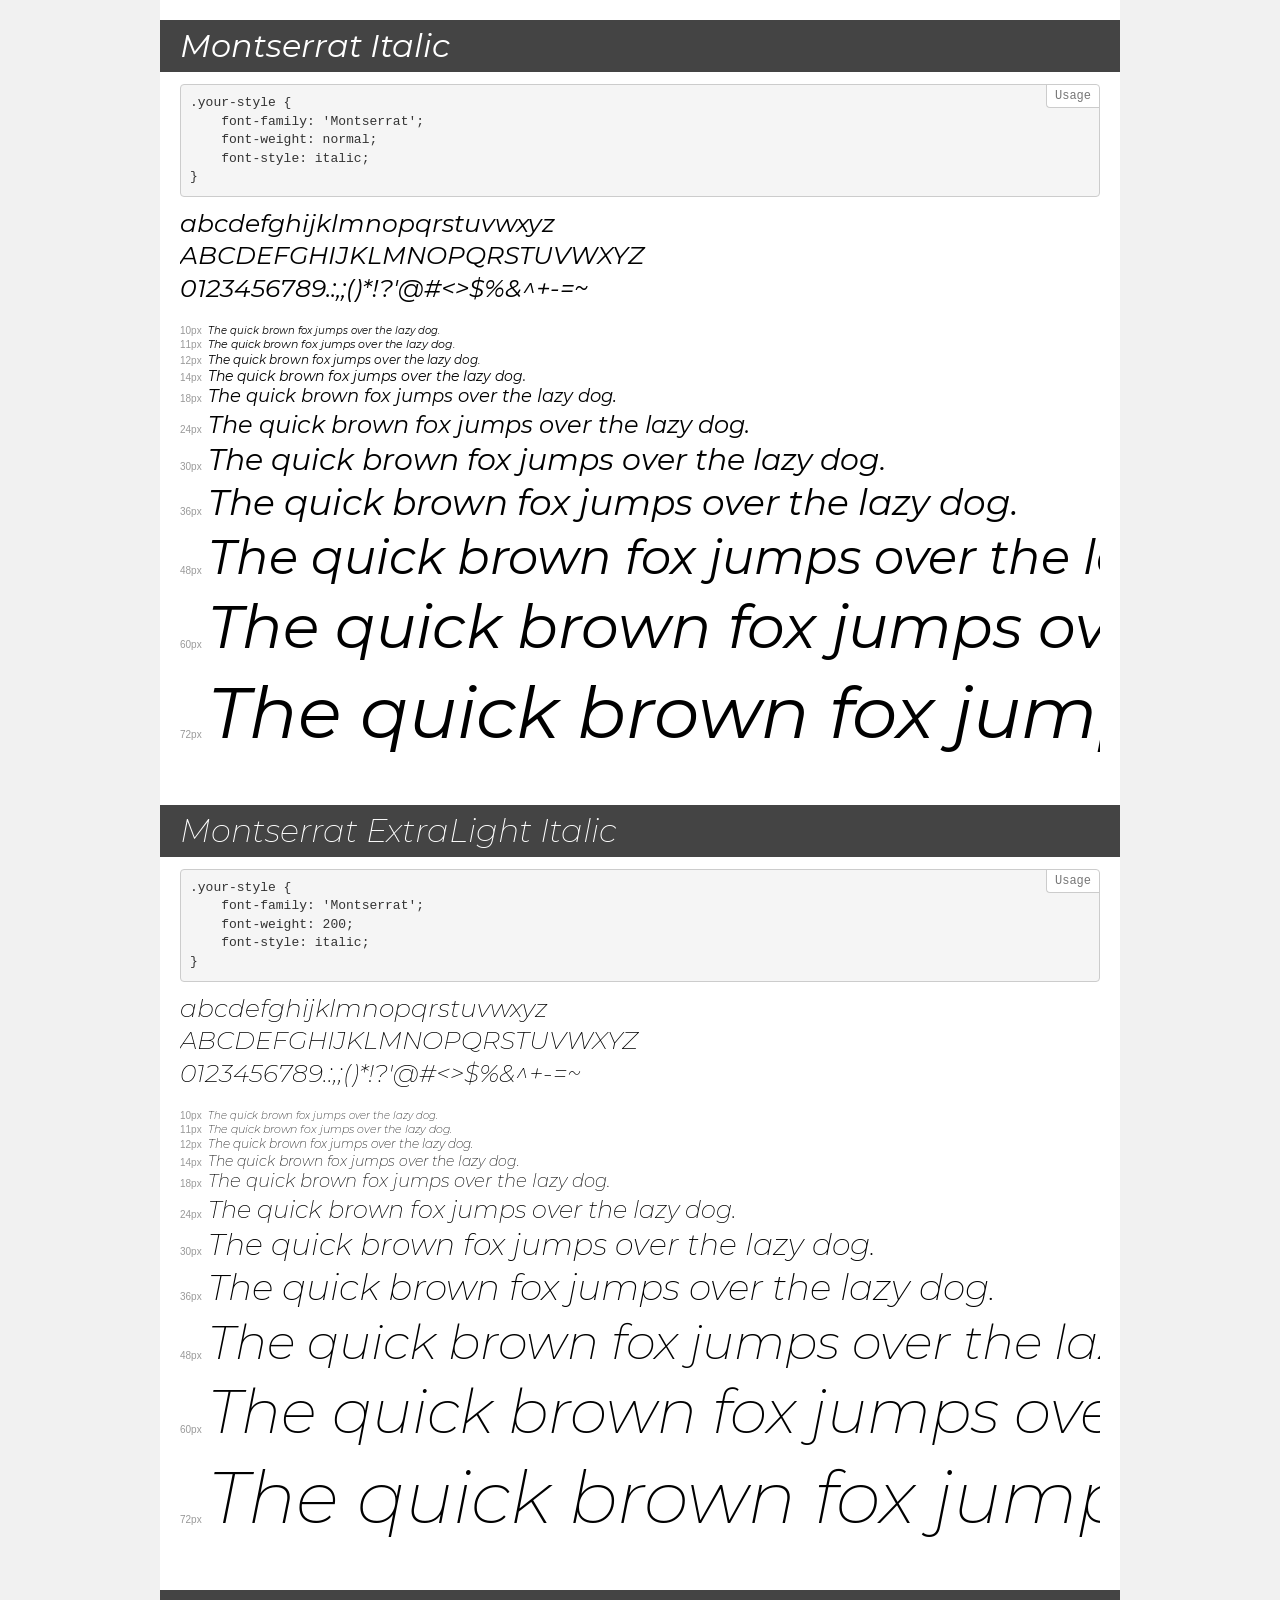
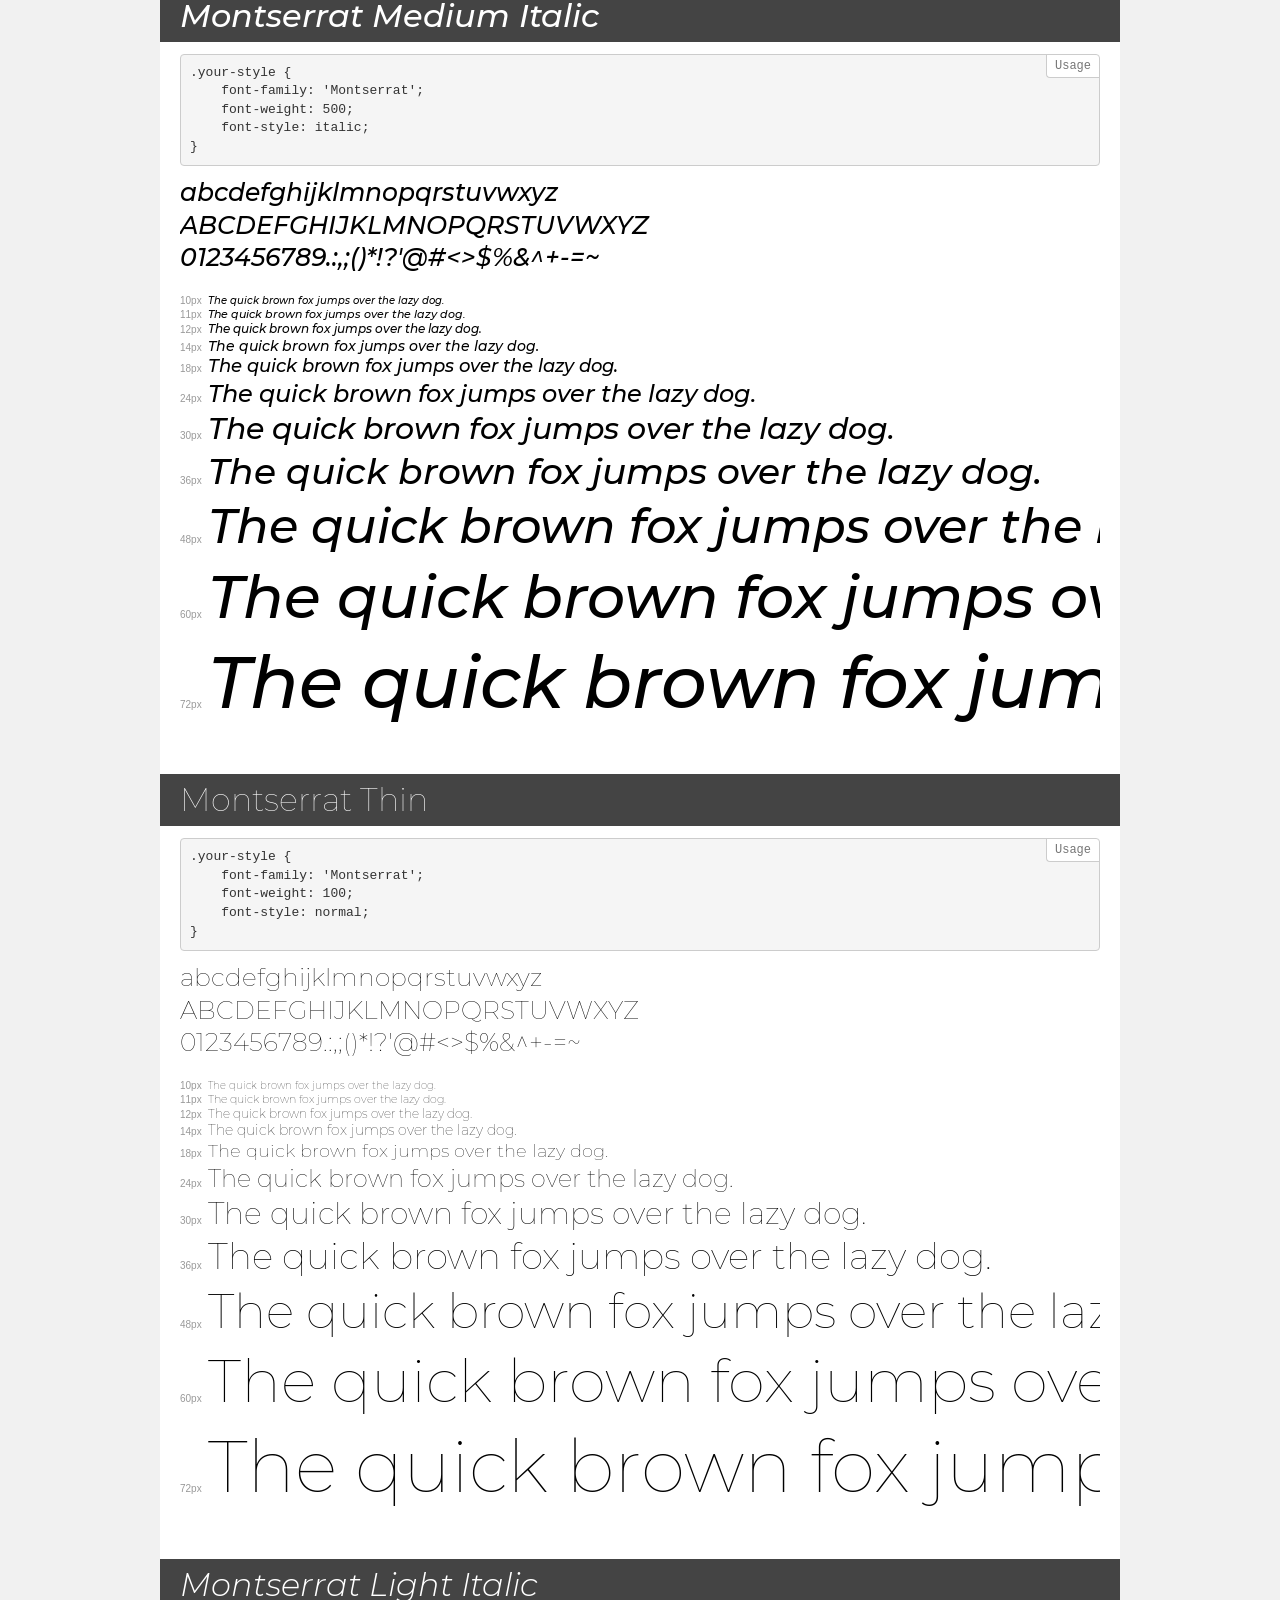
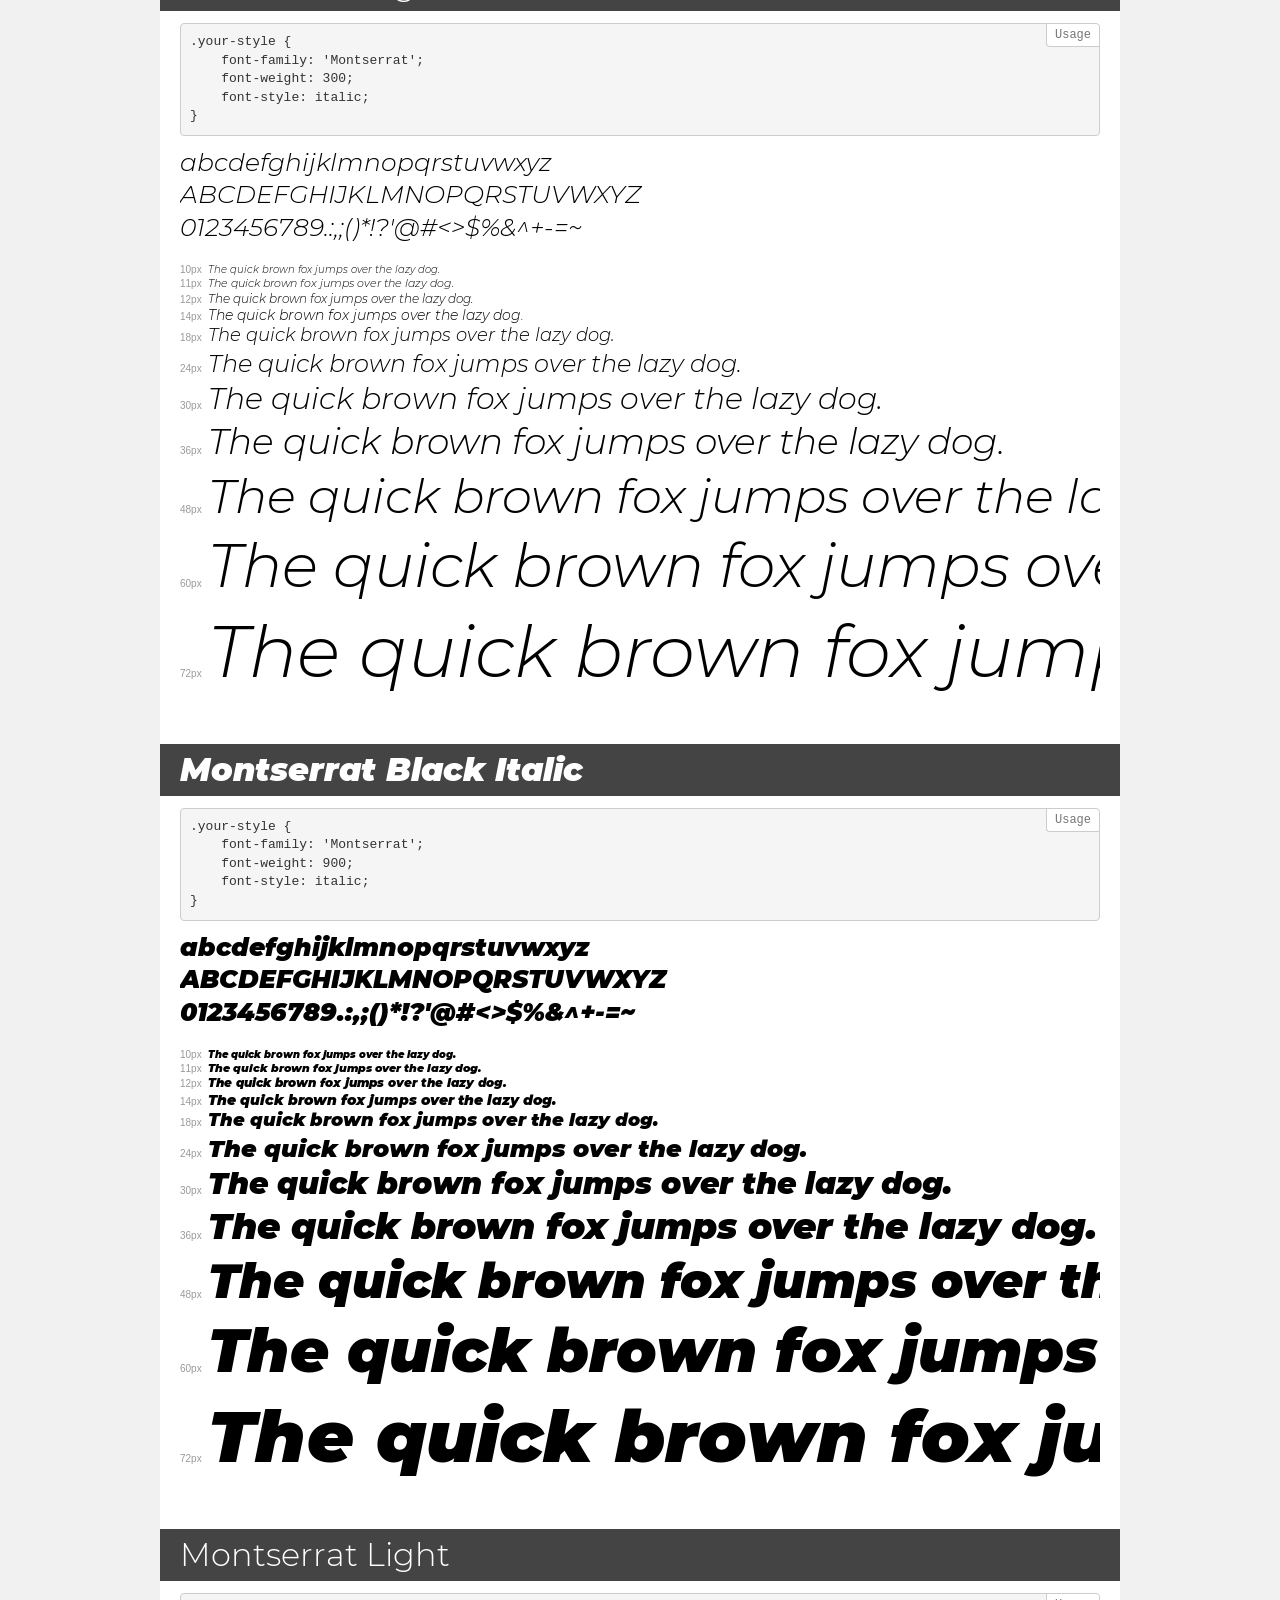
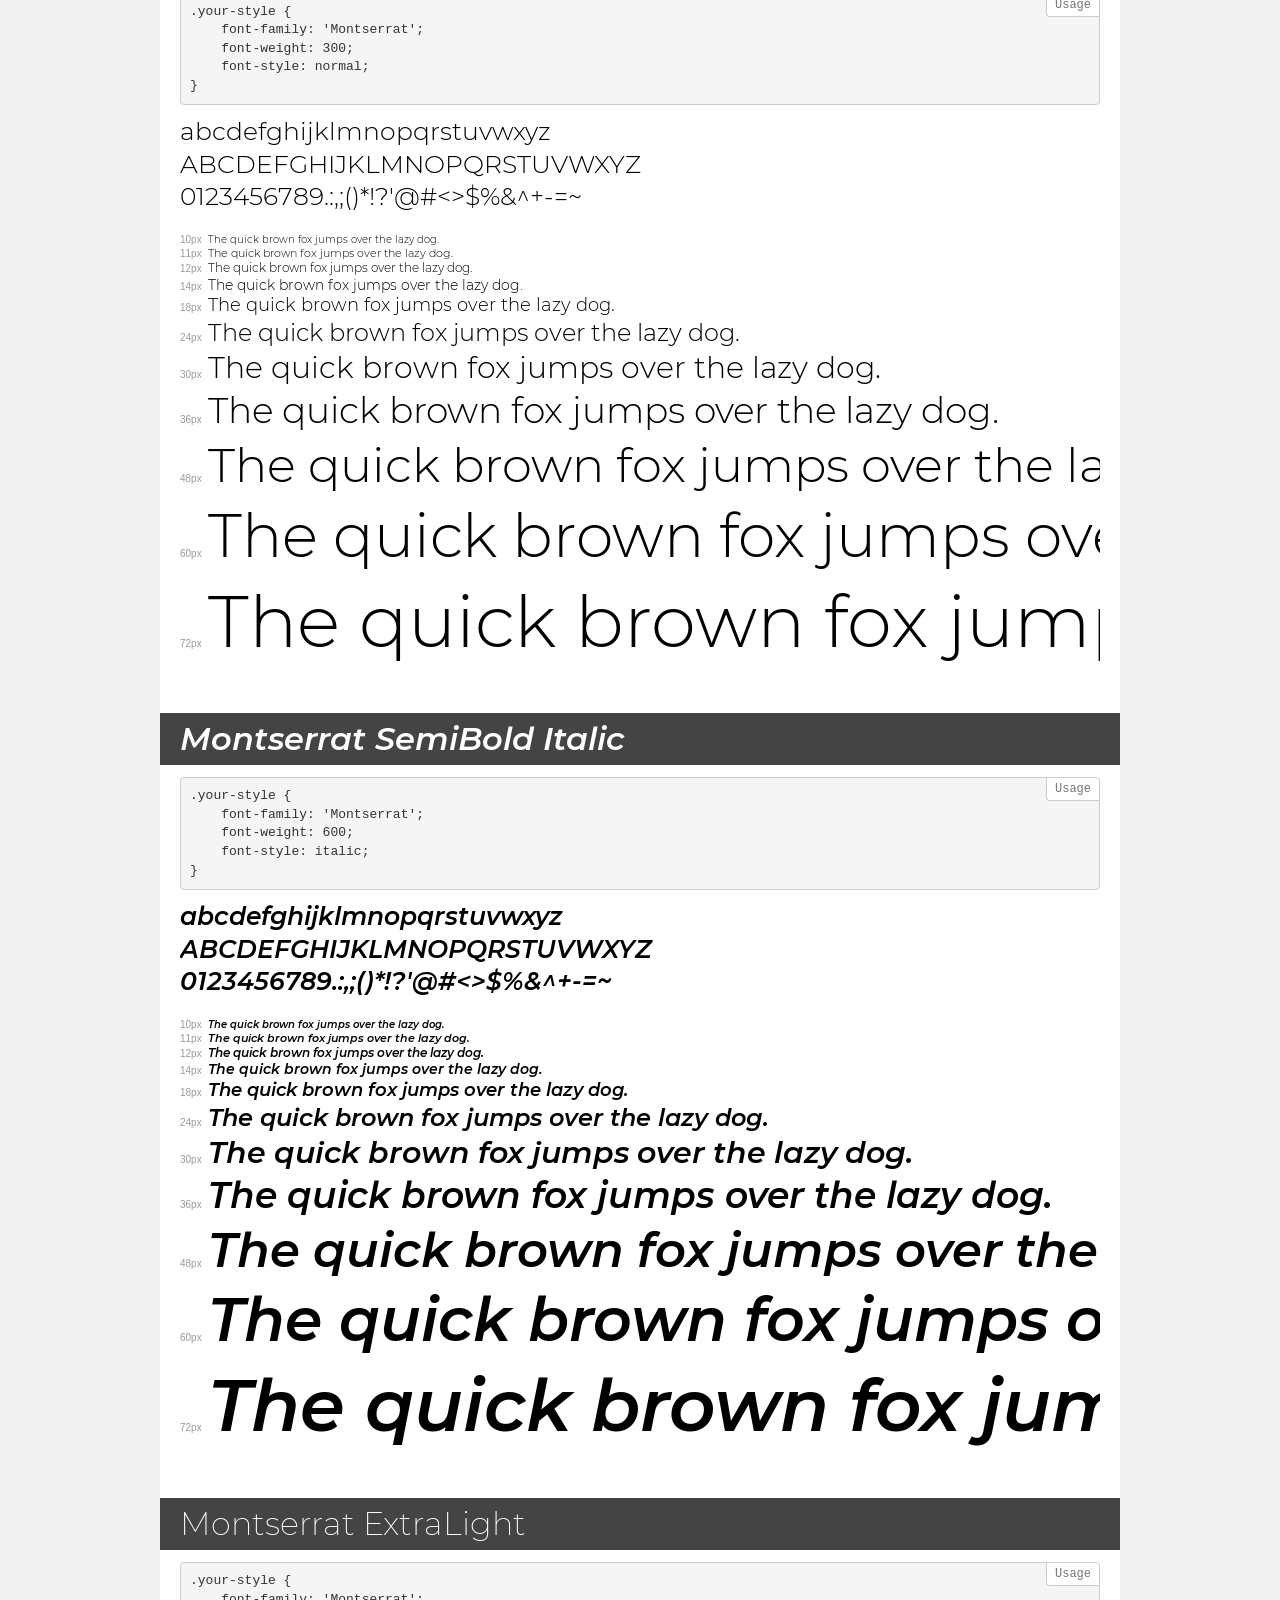
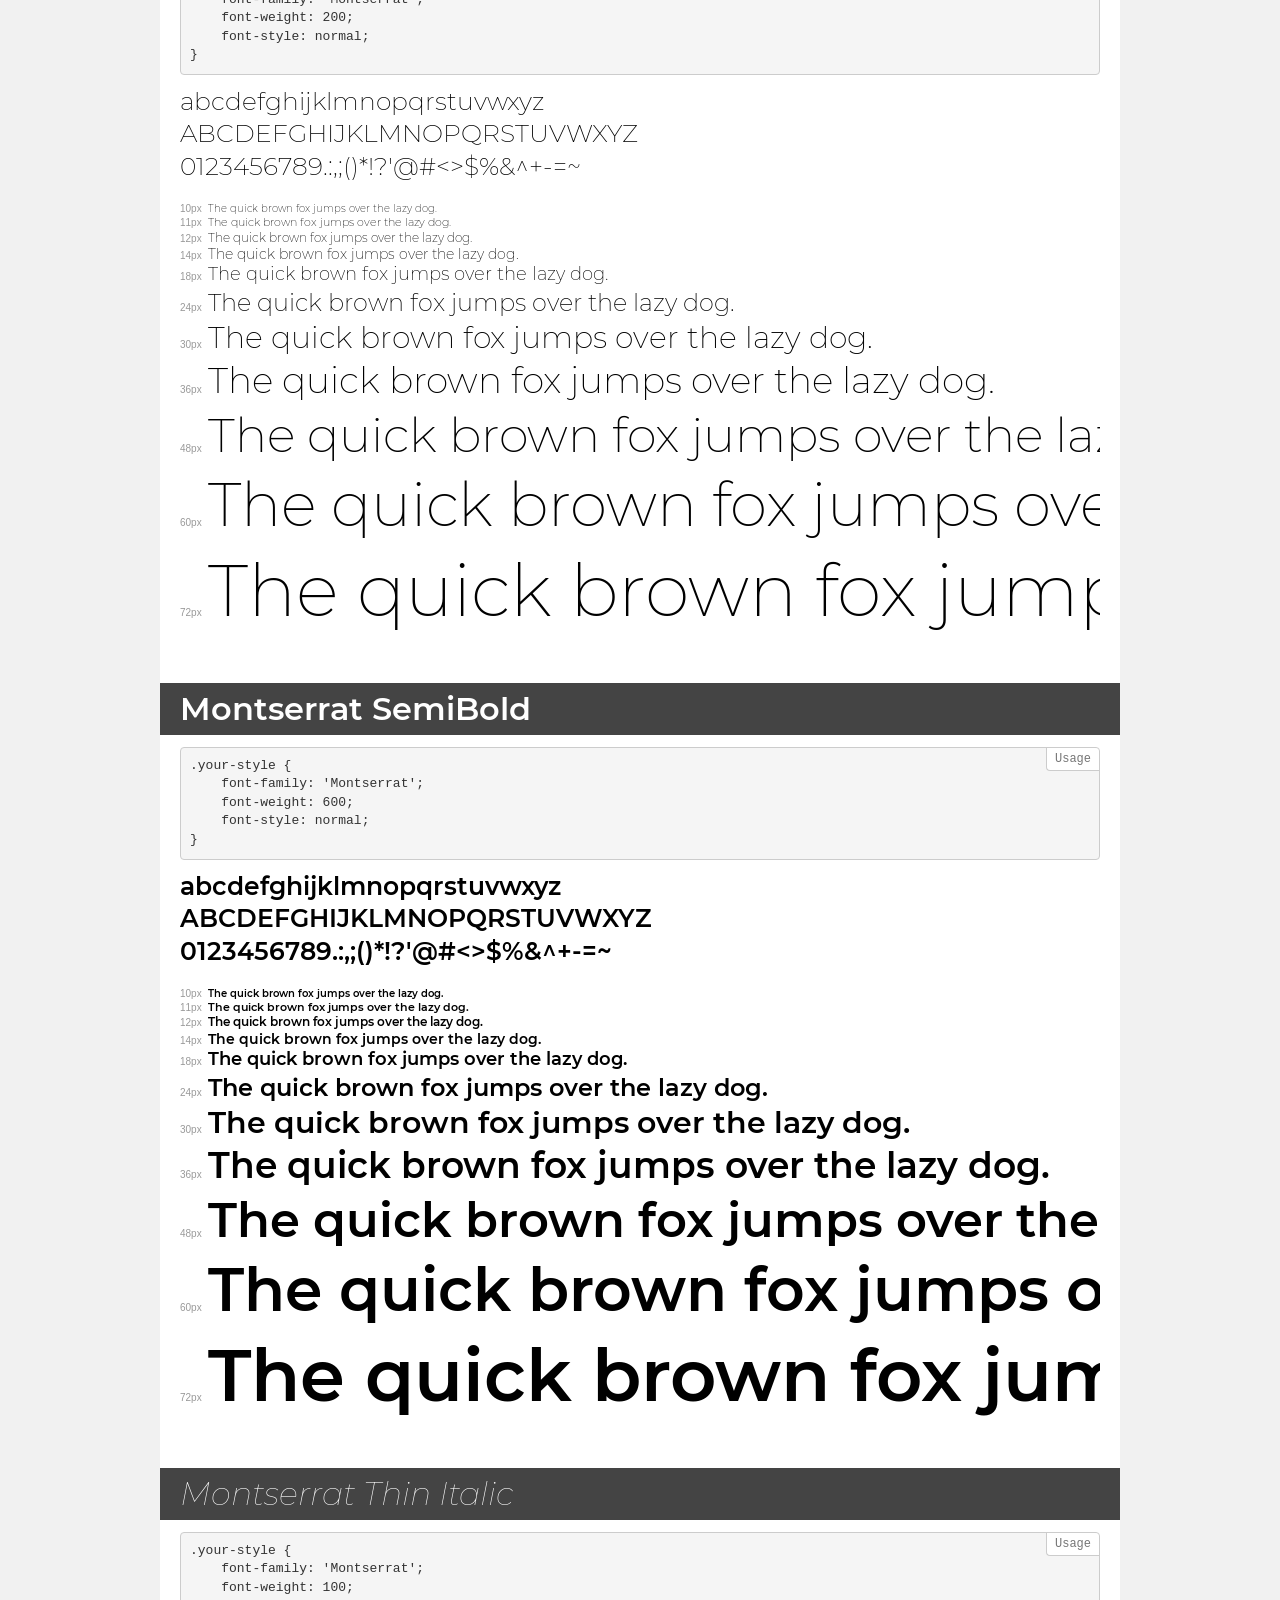
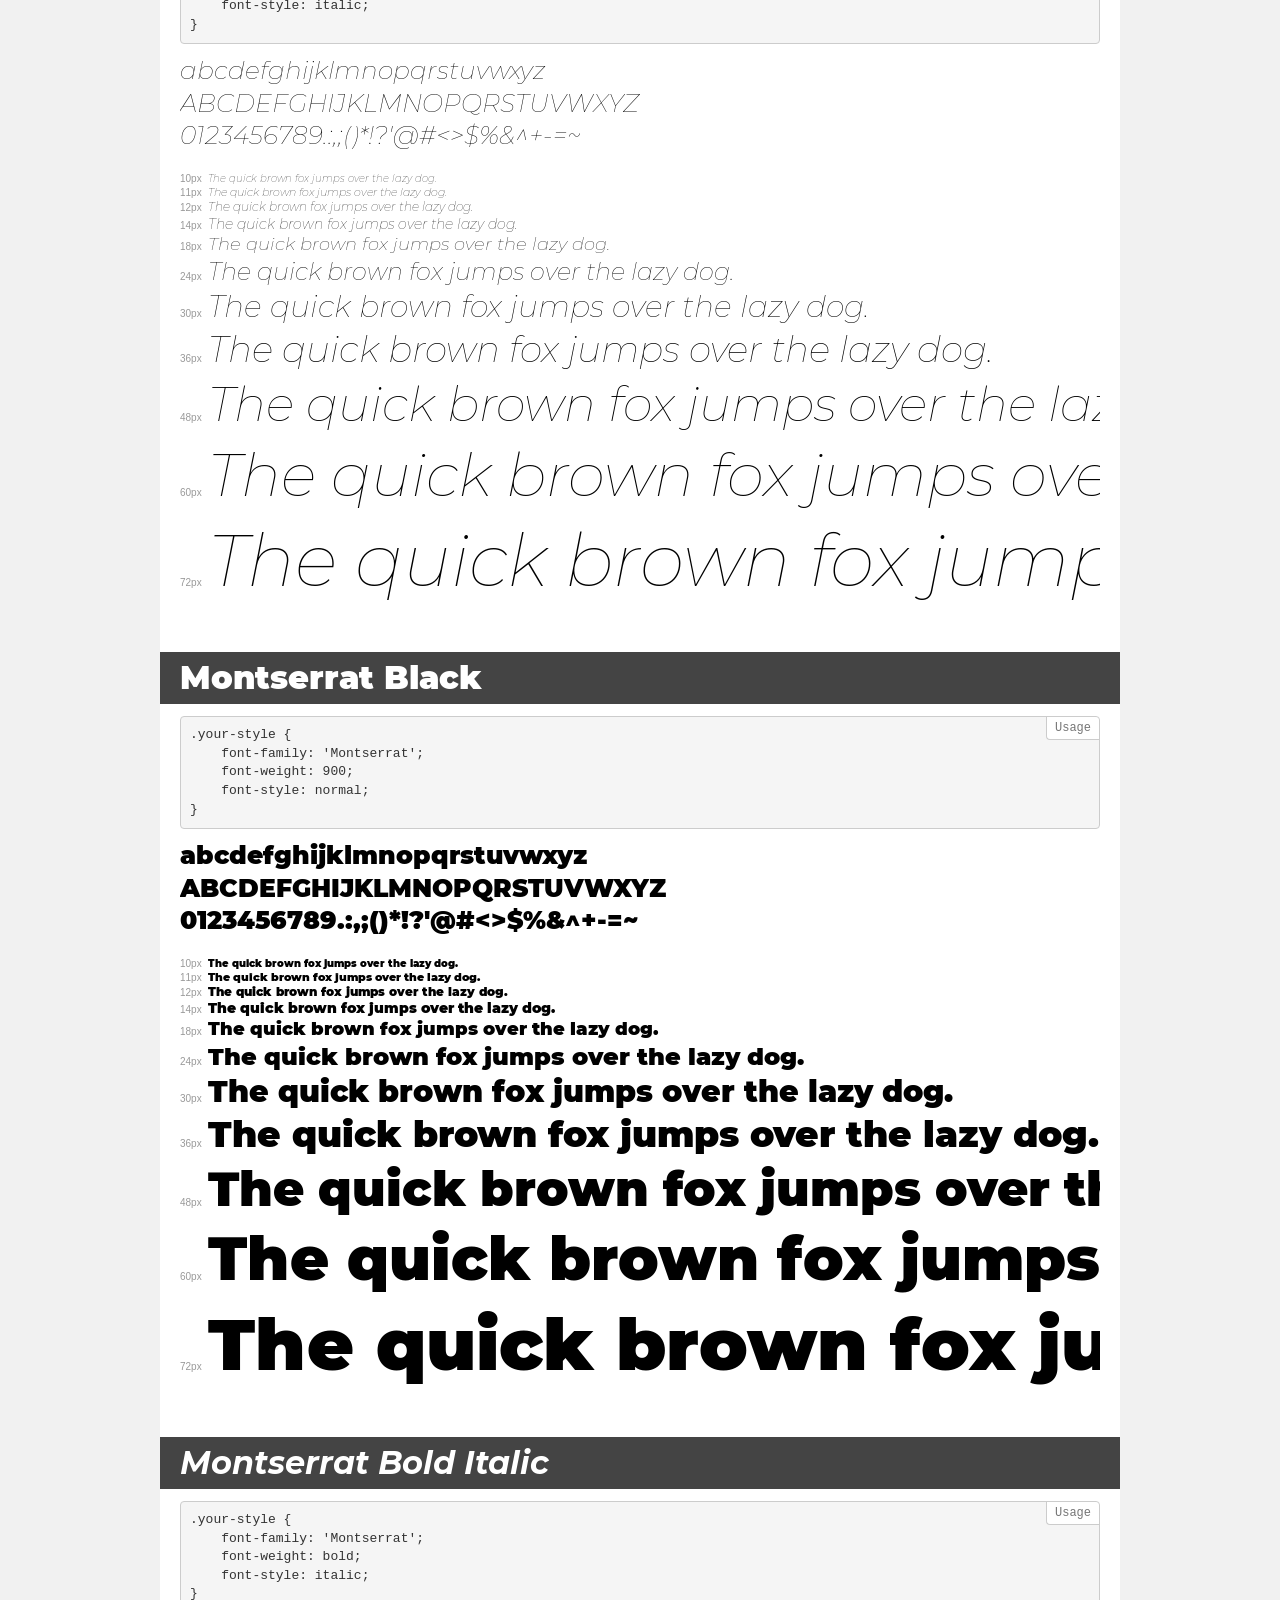
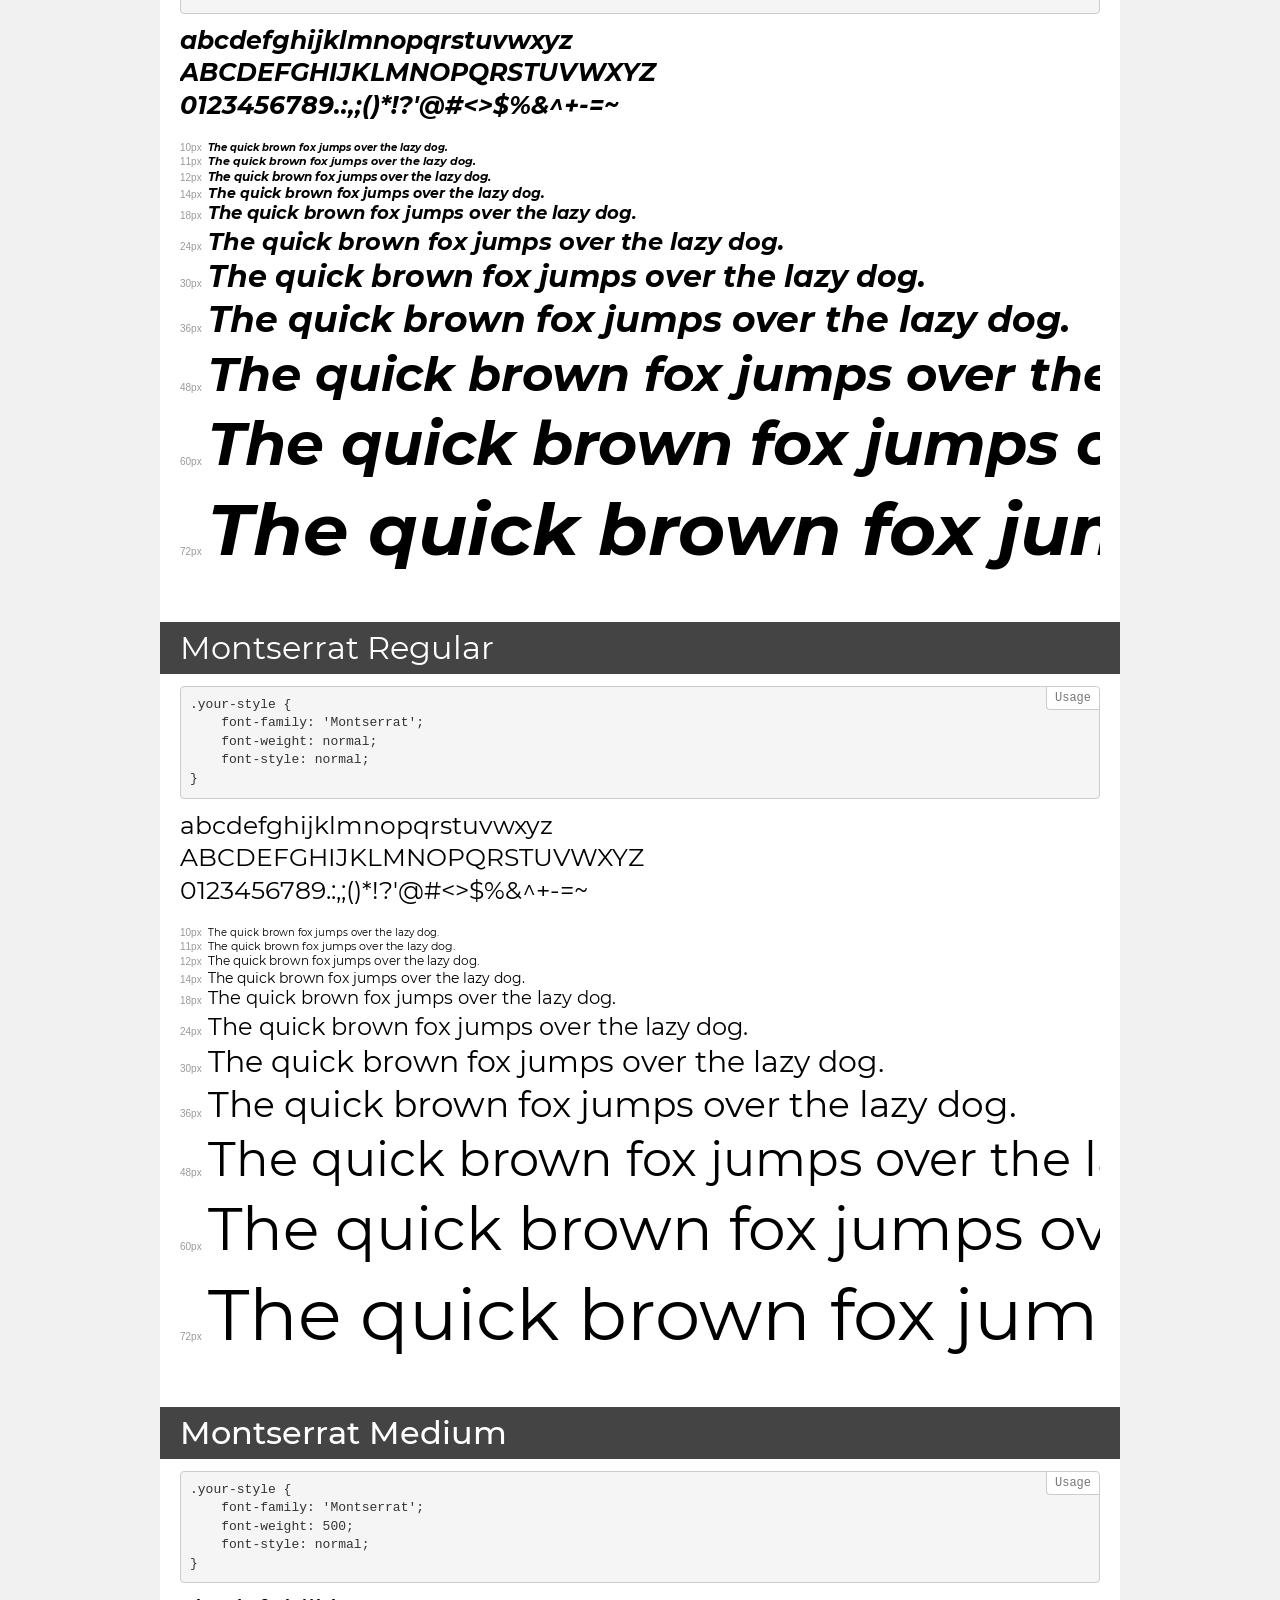
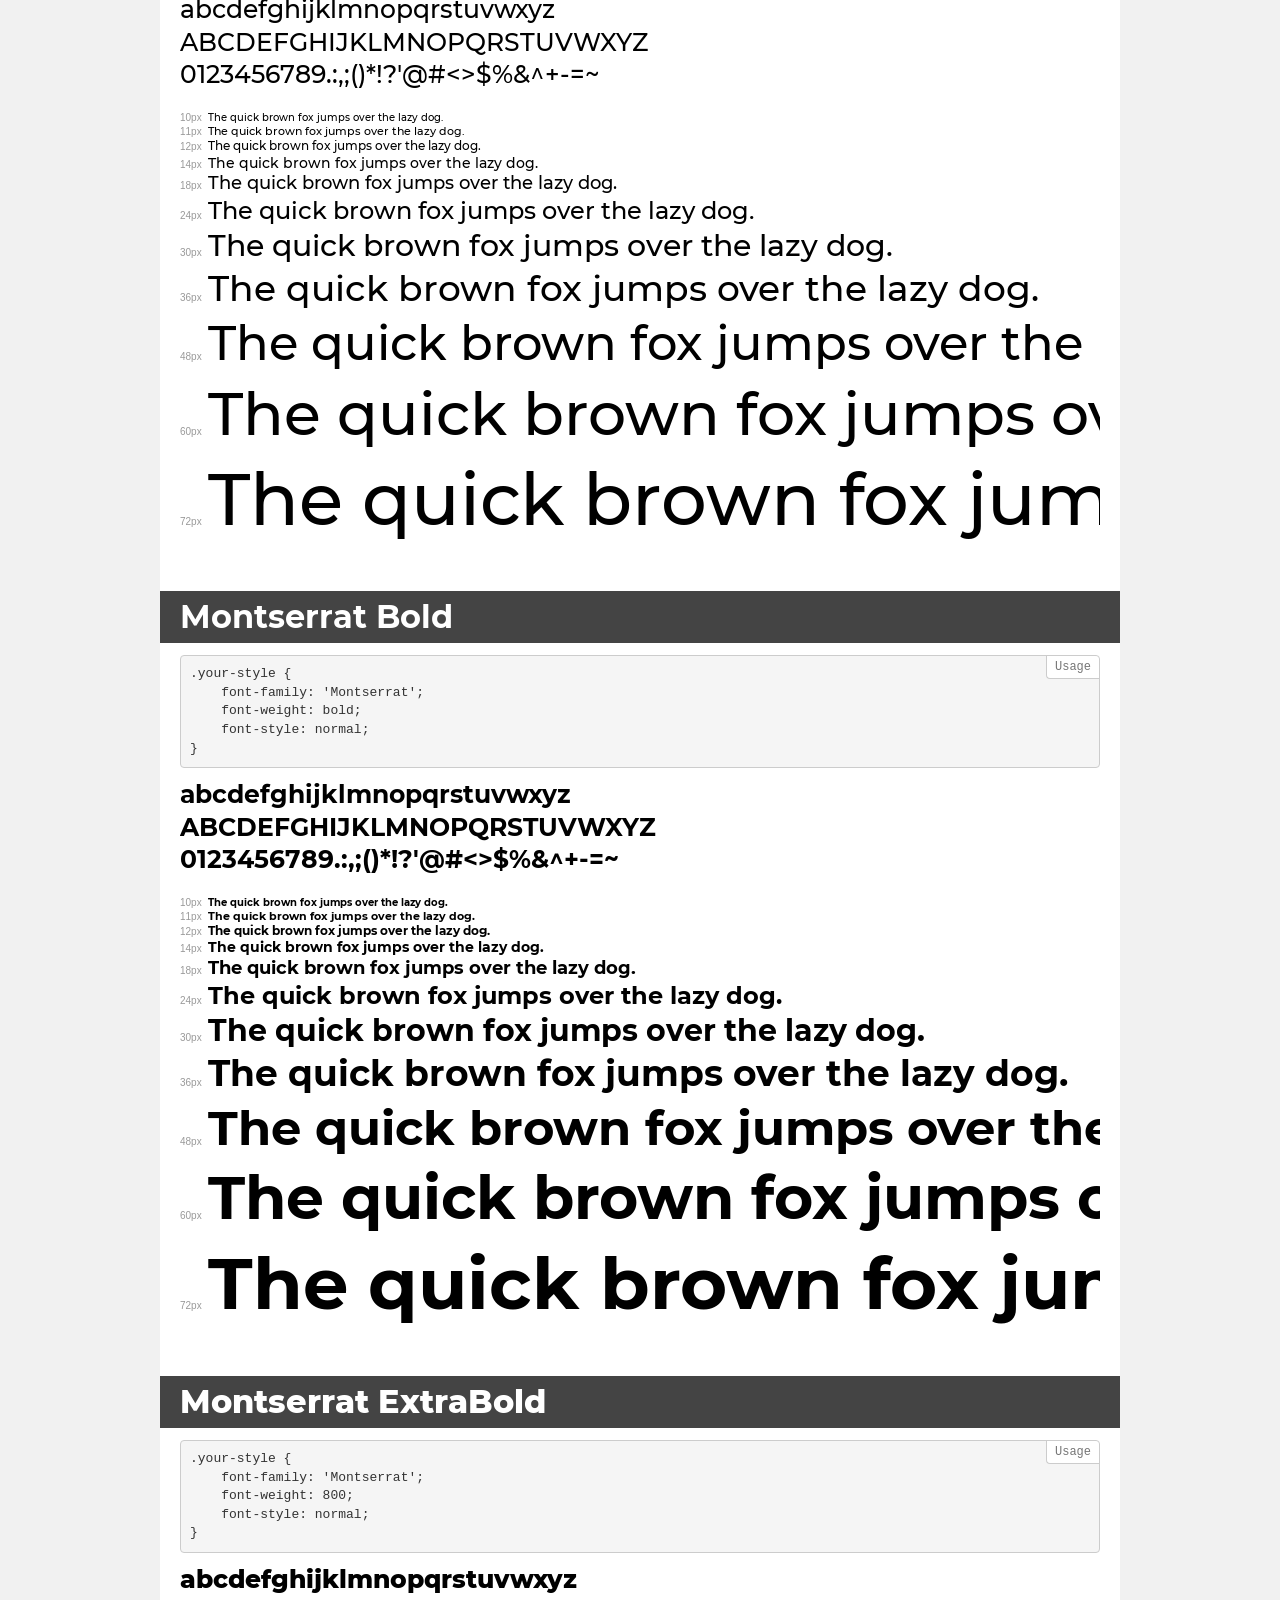
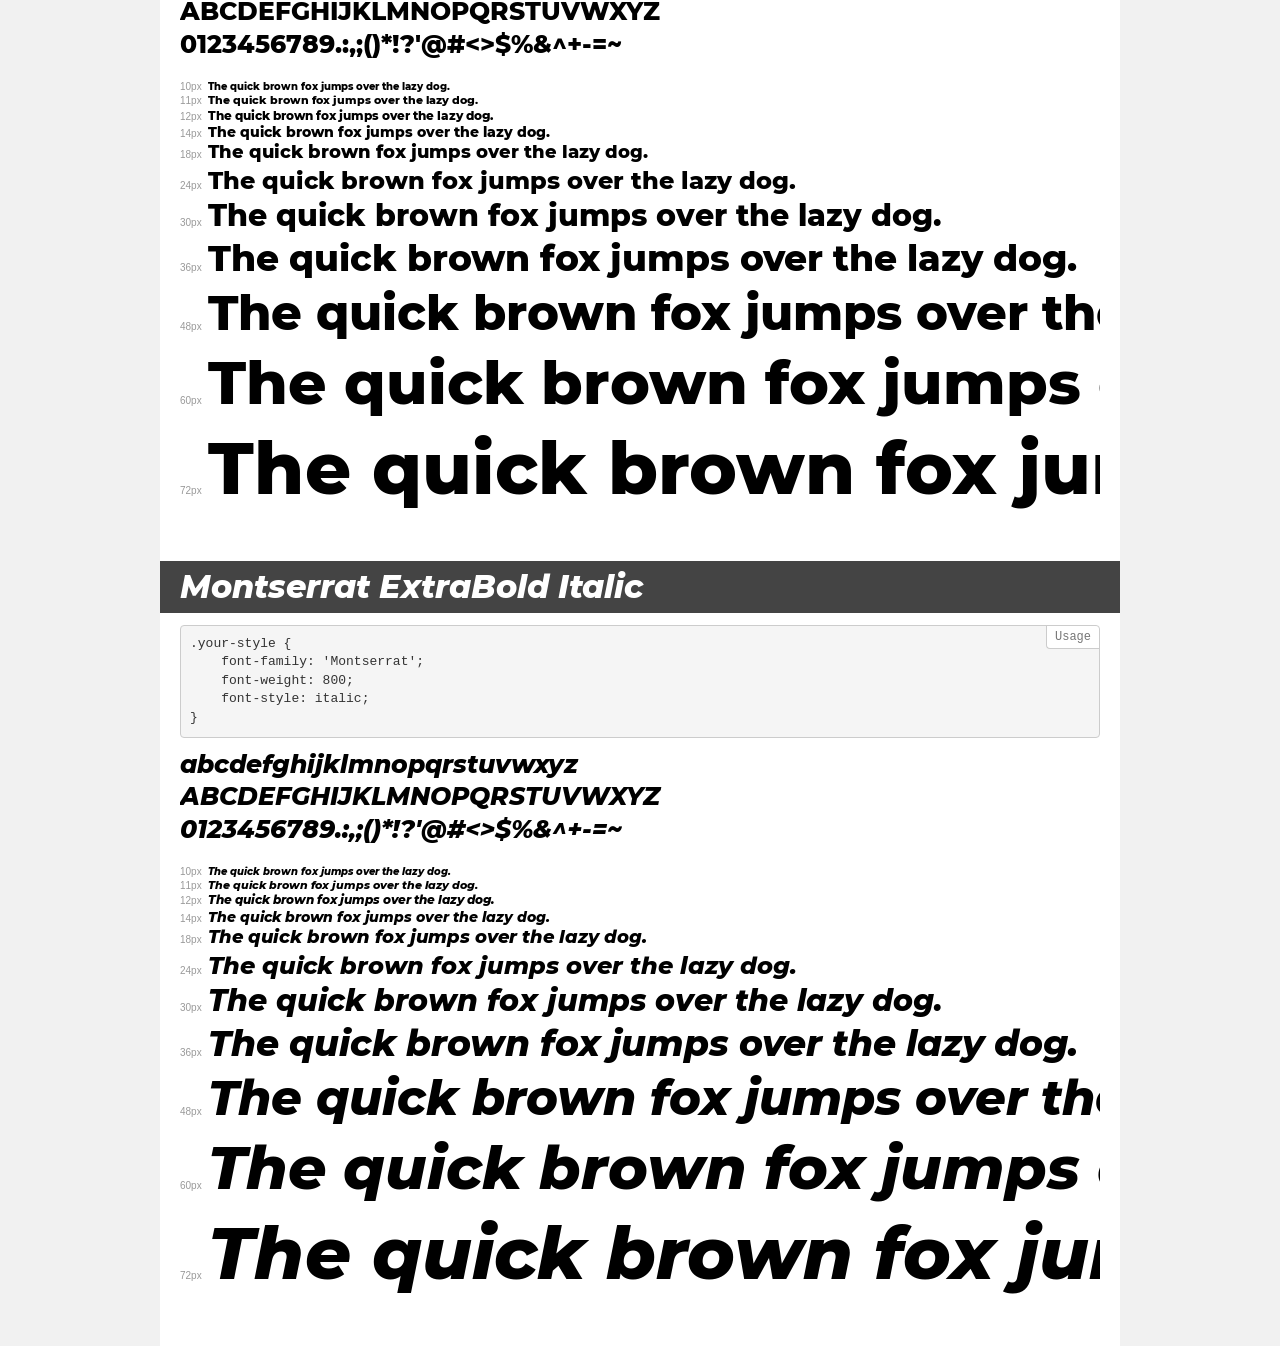
<file: app/fonts/Montserrat/demo.html>
<!DOCTYPE html>
<html>
<head>
    <meta charset="utf-8">
    <meta http-equiv="X-UA-Compatible" content="IE=edge">
    <meta name="viewport" content="width=device-width, initial-scale=1">
    <meta name="robots" content="noindex, noarchive">
    <meta name="format-detection" content="telephone=no">
    <title>Transfonter demo</title>
    <link href="stylesheet.css" rel="stylesheet">
    <style>
        /*
        http://meyerweb.com/eric/tools/css/reset/
        v2.0 | 20110126
        License: none (public domain)
        */
        html, body, div, span, applet, object, iframe,
        h1, h2, h3, h4, h5, h6, p, blockquote, pre,
        a, abbr, acronym, address, big, cite, code,
        del, dfn, em, img, ins, kbd, q, s, samp,
        small, strike, strong, sub, sup, tt, var,
        b, u, i, center,
        dl, dt, dd, ol, ul, li,
        fieldset, form, label, legend,
        table, caption, tbody, tfoot, thead, tr, th, td,
        article, aside, canvas, details, embed,
        figure, figcaption, footer, header, hgroup,
        menu, nav, output, ruby, section, summary,
        time, mark, audio, video {
            margin: 0;
            padding: 0;
            border: 0;
            font-size: 100%;
            font: inherit;
            vertical-align: baseline;
        }
        /* HTML5 display-role reset for older browsers */
        article, aside, details, figcaption, figure,
        footer, header, hgroup, menu, nav, section {
            display: block;
        }
        body {
            line-height: 1;
        }
        ol, ul {
            list-style: none;
        }
        blockquote, q {
            quotes: none;
        }
        blockquote:before, blockquote:after,
        q:before, q:after {
            content: '';
            content: none;
        }
        table {
            border-collapse: collapse;
            border-spacing: 0;
        }
        /* common styles */
        body {
            background: #f1f1f1;
            color: #000;
        }
        .page {
            background: #fff;
            width: 920px;
            margin: 0 auto;
            padding: 20px 20px 0 20px;
            overflow: hidden;
        }
        .font-container {
            overflow-x: auto;
            overflow-y: hidden;
            margin-bottom: 40px;
            line-height: 1.3;
            white-space: nowrap;
            padding-bottom: 5px;
        }
        h1 {
            position: relative;
            background: #444;
            font-size: 32px;
            color: #fff;
            padding: 10px 20px;
            margin: 0 -20px 12px -20px;
        }
        .letters {
            font-size: 25px;
            margin-bottom: 20px;
        }
        .s10:before {
            content: '10px';
        }
        .s11:before {
            content: '11px';
        }
        .s12:before {
            content: '12px';
        }
        .s14:before {
            content: '14px';
        }
        .s18:before {
            content: '18px';
        }
        .s24:before {
            content: '24px';
        }
        .s30:before {
            content: '30px';
        }
        .s36:before {
            content: '36px';
        }
        .s48:before {
            content: '48px';
        }
        .s60:before {
            content: '60px';
        }
        .s72:before {
            content: '72px';
        }
        .s10:before, .s11:before, .s12:before, .s14:before,
        .s18:before, .s24:before, .s30:before, .s36:before,
        .s48:before, .s60:before, .s72:before {
            font-family: Arial, sans-serif;
            font-size: 10px;
            font-weight: normal;
            font-style: normal;
            color: #999;
            padding-right: 6px;
        }
        pre {
            display: block;
            position: relative;
            padding: 9px;
            margin: 0 0 10px;
            font-family: Monaco, Menlo, Consolas, "Courier New", monospace !important;
            font-size: 13px;
            line-height: 1.428571429;
            color: #333;
            font-weight: normal !important;
            font-style: normal !important;
            background-color: #f5f5f5;
            border: 1px solid #ccc;
            overflow-x: auto;
            border-radius: 4px;
        }
        pre:after {
            display: block;
            position: absolute;
            right: 0;
            top: 0;
            content: 'Usage';
            line-height: 1;
            padding: 5px 8px;
            font-size: 12px;
            color: #767676;
            background-color: #fff;
            border: 1px solid #ccc;
            border-right: none;
            border-top: none;
            border-radius: 0 4px 0 4px;
            z-index: 10;
        }
        /* responsive */
        @media (max-width: 959px) {
            .page {
                width: auto;
                margin: 0;
            }
        }
    </style>
</head>
<body>
<div class="page">
    <div class="demo" style="font-family: 'Montserrat'; font-weight: normal; font-style: italic;">
        <h1>Montserrat Italic</h1>
        <pre>.your-style {
    font-family: 'Montserrat';
    font-weight: normal;
    font-style: italic;
}</pre>
        <div class="font-container">
            <p class="letters">
                abcdefghijklmnopqrstuvwxyz<br>
ABCDEFGHIJKLMNOPQRSTUVWXYZ<br>
                0123456789.:,;()*!?'@#<>$%&^+-=~
            </p>
            <p class="s10" style="font-size: 10px;">The quick brown fox jumps over the lazy dog.</p>
            <p class="s11" style="font-size: 11px;">The quick brown fox jumps over the lazy dog.</p>
            <p class="s12" style="font-size: 12px;">The quick brown fox jumps over the lazy dog.</p>
            <p class="s14" style="font-size: 14px;">The quick brown fox jumps over the lazy dog.</p>
            <p class="s18" style="font-size: 18px;">The quick brown fox jumps over the lazy dog.</p>
            <p class="s24" style="font-size: 24px;">The quick brown fox jumps over the lazy dog.</p>
            <p class="s30" style="font-size: 30px;">The quick brown fox jumps over the lazy dog.</p>
            <p class="s36" style="font-size: 36px;">The quick brown fox jumps over the lazy dog.</p>
            <p class="s48" style="font-size: 48px;">The quick brown fox jumps over the lazy dog.</p>
            <p class="s60" style="font-size: 60px;">The quick brown fox jumps over the lazy dog.</p>
            <p class="s72" style="font-size: 72px;">The quick brown fox jumps over the lazy dog.</p>
        </div>
    </div>
    <div class="demo" style="font-family: 'Montserrat'; font-weight: 200; font-style: italic;">
        <h1>Montserrat ExtraLight Italic</h1>
        <pre>.your-style {
    font-family: 'Montserrat';
    font-weight: 200;
    font-style: italic;
}</pre>
        <div class="font-container">
            <p class="letters">
                abcdefghijklmnopqrstuvwxyz<br>
ABCDEFGHIJKLMNOPQRSTUVWXYZ<br>
                0123456789.:,;()*!?'@#<>$%&^+-=~
            </p>
            <p class="s10" style="font-size: 10px;">The quick brown fox jumps over the lazy dog.</p>
            <p class="s11" style="font-size: 11px;">The quick brown fox jumps over the lazy dog.</p>
            <p class="s12" style="font-size: 12px;">The quick brown fox jumps over the lazy dog.</p>
            <p class="s14" style="font-size: 14px;">The quick brown fox jumps over the lazy dog.</p>
            <p class="s18" style="font-size: 18px;">The quick brown fox jumps over the lazy dog.</p>
            <p class="s24" style="font-size: 24px;">The quick brown fox jumps over the lazy dog.</p>
            <p class="s30" style="font-size: 30px;">The quick brown fox jumps over the lazy dog.</p>
            <p class="s36" style="font-size: 36px;">The quick brown fox jumps over the lazy dog.</p>
            <p class="s48" style="font-size: 48px;">The quick brown fox jumps over the lazy dog.</p>
            <p class="s60" style="font-size: 60px;">The quick brown fox jumps over the lazy dog.</p>
            <p class="s72" style="font-size: 72px;">The quick brown fox jumps over the lazy dog.</p>
        </div>
    </div>
    <div class="demo" style="font-family: 'Montserrat'; font-weight: 500; font-style: italic;">
        <h1>Montserrat Medium Italic</h1>
        <pre>.your-style {
    font-family: 'Montserrat';
    font-weight: 500;
    font-style: italic;
}</pre>
        <div class="font-container">
            <p class="letters">
                abcdefghijklmnopqrstuvwxyz<br>
ABCDEFGHIJKLMNOPQRSTUVWXYZ<br>
                0123456789.:,;()*!?'@#<>$%&^+-=~
            </p>
            <p class="s10" style="font-size: 10px;">The quick brown fox jumps over the lazy dog.</p>
            <p class="s11" style="font-size: 11px;">The quick brown fox jumps over the lazy dog.</p>
            <p class="s12" style="font-size: 12px;">The quick brown fox jumps over the lazy dog.</p>
            <p class="s14" style="font-size: 14px;">The quick brown fox jumps over the lazy dog.</p>
            <p class="s18" style="font-size: 18px;">The quick brown fox jumps over the lazy dog.</p>
            <p class="s24" style="font-size: 24px;">The quick brown fox jumps over the lazy dog.</p>
            <p class="s30" style="font-size: 30px;">The quick brown fox jumps over the lazy dog.</p>
            <p class="s36" style="font-size: 36px;">The quick brown fox jumps over the lazy dog.</p>
            <p class="s48" style="font-size: 48px;">The quick brown fox jumps over the lazy dog.</p>
            <p class="s60" style="font-size: 60px;">The quick brown fox jumps over the lazy dog.</p>
            <p class="s72" style="font-size: 72px;">The quick brown fox jumps over the lazy dog.</p>
        </div>
    </div>
    <div class="demo" style="font-family: 'Montserrat'; font-weight: 100; font-style: normal;">
        <h1>Montserrat Thin</h1>
        <pre>.your-style {
    font-family: 'Montserrat';
    font-weight: 100;
    font-style: normal;
}</pre>
        <div class="font-container">
            <p class="letters">
                abcdefghijklmnopqrstuvwxyz<br>
ABCDEFGHIJKLMNOPQRSTUVWXYZ<br>
                0123456789.:,;()*!?'@#<>$%&^+-=~
            </p>
            <p class="s10" style="font-size: 10px;">The quick brown fox jumps over the lazy dog.</p>
            <p class="s11" style="font-size: 11px;">The quick brown fox jumps over the lazy dog.</p>
            <p class="s12" style="font-size: 12px;">The quick brown fox jumps over the lazy dog.</p>
            <p class="s14" style="font-size: 14px;">The quick brown fox jumps over the lazy dog.</p>
            <p class="s18" style="font-size: 18px;">The quick brown fox jumps over the lazy dog.</p>
            <p class="s24" style="font-size: 24px;">The quick brown fox jumps over the lazy dog.</p>
            <p class="s30" style="font-size: 30px;">The quick brown fox jumps over the lazy dog.</p>
            <p class="s36" style="font-size: 36px;">The quick brown fox jumps over the lazy dog.</p>
            <p class="s48" style="font-size: 48px;">The quick brown fox jumps over the lazy dog.</p>
            <p class="s60" style="font-size: 60px;">The quick brown fox jumps over the lazy dog.</p>
            <p class="s72" style="font-size: 72px;">The quick brown fox jumps over the lazy dog.</p>
        </div>
    </div>
    <div class="demo" style="font-family: 'Montserrat'; font-weight: 300; font-style: italic;">
        <h1>Montserrat Light Italic</h1>
        <pre>.your-style {
    font-family: 'Montserrat';
    font-weight: 300;
    font-style: italic;
}</pre>
        <div class="font-container">
            <p class="letters">
                abcdefghijklmnopqrstuvwxyz<br>
ABCDEFGHIJKLMNOPQRSTUVWXYZ<br>
                0123456789.:,;()*!?'@#<>$%&^+-=~
            </p>
            <p class="s10" style="font-size: 10px;">The quick brown fox jumps over the lazy dog.</p>
            <p class="s11" style="font-size: 11px;">The quick brown fox jumps over the lazy dog.</p>
            <p class="s12" style="font-size: 12px;">The quick brown fox jumps over the lazy dog.</p>
            <p class="s14" style="font-size: 14px;">The quick brown fox jumps over the lazy dog.</p>
            <p class="s18" style="font-size: 18px;">The quick brown fox jumps over the lazy dog.</p>
            <p class="s24" style="font-size: 24px;">The quick brown fox jumps over the lazy dog.</p>
            <p class="s30" style="font-size: 30px;">The quick brown fox jumps over the lazy dog.</p>
            <p class="s36" style="font-size: 36px;">The quick brown fox jumps over the lazy dog.</p>
            <p class="s48" style="font-size: 48px;">The quick brown fox jumps over the lazy dog.</p>
            <p class="s60" style="font-size: 60px;">The quick brown fox jumps over the lazy dog.</p>
            <p class="s72" style="font-size: 72px;">The quick brown fox jumps over the lazy dog.</p>
        </div>
    </div>
    <div class="demo" style="font-family: 'Montserrat'; font-weight: 900; font-style: italic;">
        <h1>Montserrat Black Italic</h1>
        <pre>.your-style {
    font-family: 'Montserrat';
    font-weight: 900;
    font-style: italic;
}</pre>
        <div class="font-container">
            <p class="letters">
                abcdefghijklmnopqrstuvwxyz<br>
ABCDEFGHIJKLMNOPQRSTUVWXYZ<br>
                0123456789.:,;()*!?'@#<>$%&^+-=~
            </p>
            <p class="s10" style="font-size: 10px;">The quick brown fox jumps over the lazy dog.</p>
            <p class="s11" style="font-size: 11px;">The quick brown fox jumps over the lazy dog.</p>
            <p class="s12" style="font-size: 12px;">The quick brown fox jumps over the lazy dog.</p>
            <p class="s14" style="font-size: 14px;">The quick brown fox jumps over the lazy dog.</p>
            <p class="s18" style="font-size: 18px;">The quick brown fox jumps over the lazy dog.</p>
            <p class="s24" style="font-size: 24px;">The quick brown fox jumps over the lazy dog.</p>
            <p class="s30" style="font-size: 30px;">The quick brown fox jumps over the lazy dog.</p>
            <p class="s36" style="font-size: 36px;">The quick brown fox jumps over the lazy dog.</p>
            <p class="s48" style="font-size: 48px;">The quick brown fox jumps over the lazy dog.</p>
            <p class="s60" style="font-size: 60px;">The quick brown fox jumps over the lazy dog.</p>
            <p class="s72" style="font-size: 72px;">The quick brown fox jumps over the lazy dog.</p>
        </div>
    </div>
    <div class="demo" style="font-family: 'Montserrat'; font-weight: 300; font-style: normal;">
        <h1>Montserrat Light</h1>
        <pre>.your-style {
    font-family: 'Montserrat';
    font-weight: 300;
    font-style: normal;
}</pre>
        <div class="font-container">
            <p class="letters">
                abcdefghijklmnopqrstuvwxyz<br>
ABCDEFGHIJKLMNOPQRSTUVWXYZ<br>
                0123456789.:,;()*!?'@#<>$%&^+-=~
            </p>
            <p class="s10" style="font-size: 10px;">The quick brown fox jumps over the lazy dog.</p>
            <p class="s11" style="font-size: 11px;">The quick brown fox jumps over the lazy dog.</p>
            <p class="s12" style="font-size: 12px;">The quick brown fox jumps over the lazy dog.</p>
            <p class="s14" style="font-size: 14px;">The quick brown fox jumps over the lazy dog.</p>
            <p class="s18" style="font-size: 18px;">The quick brown fox jumps over the lazy dog.</p>
            <p class="s24" style="font-size: 24px;">The quick brown fox jumps over the lazy dog.</p>
            <p class="s30" style="font-size: 30px;">The quick brown fox jumps over the lazy dog.</p>
            <p class="s36" style="font-size: 36px;">The quick brown fox jumps over the lazy dog.</p>
            <p class="s48" style="font-size: 48px;">The quick brown fox jumps over the lazy dog.</p>
            <p class="s60" style="font-size: 60px;">The quick brown fox jumps over the lazy dog.</p>
            <p class="s72" style="font-size: 72px;">The quick brown fox jumps over the lazy dog.</p>
        </div>
    </div>
    <div class="demo" style="font-family: 'Montserrat'; font-weight: 600; font-style: italic;">
        <h1>Montserrat SemiBold Italic</h1>
        <pre>.your-style {
    font-family: 'Montserrat';
    font-weight: 600;
    font-style: italic;
}</pre>
        <div class="font-container">
            <p class="letters">
                abcdefghijklmnopqrstuvwxyz<br>
ABCDEFGHIJKLMNOPQRSTUVWXYZ<br>
                0123456789.:,;()*!?'@#<>$%&^+-=~
            </p>
            <p class="s10" style="font-size: 10px;">The quick brown fox jumps over the lazy dog.</p>
            <p class="s11" style="font-size: 11px;">The quick brown fox jumps over the lazy dog.</p>
            <p class="s12" style="font-size: 12px;">The quick brown fox jumps over the lazy dog.</p>
            <p class="s14" style="font-size: 14px;">The quick brown fox jumps over the lazy dog.</p>
            <p class="s18" style="font-size: 18px;">The quick brown fox jumps over the lazy dog.</p>
            <p class="s24" style="font-size: 24px;">The quick brown fox jumps over the lazy dog.</p>
            <p class="s30" style="font-size: 30px;">The quick brown fox jumps over the lazy dog.</p>
            <p class="s36" style="font-size: 36px;">The quick brown fox jumps over the lazy dog.</p>
            <p class="s48" style="font-size: 48px;">The quick brown fox jumps over the lazy dog.</p>
            <p class="s60" style="font-size: 60px;">The quick brown fox jumps over the lazy dog.</p>
            <p class="s72" style="font-size: 72px;">The quick brown fox jumps over the lazy dog.</p>
        </div>
    </div>
    <div class="demo" style="font-family: 'Montserrat'; font-weight: 200; font-style: normal;">
        <h1>Montserrat ExtraLight</h1>
        <pre>.your-style {
    font-family: 'Montserrat';
    font-weight: 200;
    font-style: normal;
}</pre>
        <div class="font-container">
            <p class="letters">
                abcdefghijklmnopqrstuvwxyz<br>
ABCDEFGHIJKLMNOPQRSTUVWXYZ<br>
                0123456789.:,;()*!?'@#<>$%&^+-=~
            </p>
            <p class="s10" style="font-size: 10px;">The quick brown fox jumps over the lazy dog.</p>
            <p class="s11" style="font-size: 11px;">The quick brown fox jumps over the lazy dog.</p>
            <p class="s12" style="font-size: 12px;">The quick brown fox jumps over the lazy dog.</p>
            <p class="s14" style="font-size: 14px;">The quick brown fox jumps over the lazy dog.</p>
            <p class="s18" style="font-size: 18px;">The quick brown fox jumps over the lazy dog.</p>
            <p class="s24" style="font-size: 24px;">The quick brown fox jumps over the lazy dog.</p>
            <p class="s30" style="font-size: 30px;">The quick brown fox jumps over the lazy dog.</p>
            <p class="s36" style="font-size: 36px;">The quick brown fox jumps over the lazy dog.</p>
            <p class="s48" style="font-size: 48px;">The quick brown fox jumps over the lazy dog.</p>
            <p class="s60" style="font-size: 60px;">The quick brown fox jumps over the lazy dog.</p>
            <p class="s72" style="font-size: 72px;">The quick brown fox jumps over the lazy dog.</p>
        </div>
    </div>
    <div class="demo" style="font-family: 'Montserrat'; font-weight: 600; font-style: normal;">
        <h1>Montserrat SemiBold</h1>
        <pre>.your-style {
    font-family: 'Montserrat';
    font-weight: 600;
    font-style: normal;
}</pre>
        <div class="font-container">
            <p class="letters">
                abcdefghijklmnopqrstuvwxyz<br>
ABCDEFGHIJKLMNOPQRSTUVWXYZ<br>
                0123456789.:,;()*!?'@#<>$%&^+-=~
            </p>
            <p class="s10" style="font-size: 10px;">The quick brown fox jumps over the lazy dog.</p>
            <p class="s11" style="font-size: 11px;">The quick brown fox jumps over the lazy dog.</p>
            <p class="s12" style="font-size: 12px;">The quick brown fox jumps over the lazy dog.</p>
            <p class="s14" style="font-size: 14px;">The quick brown fox jumps over the lazy dog.</p>
            <p class="s18" style="font-size: 18px;">The quick brown fox jumps over the lazy dog.</p>
            <p class="s24" style="font-size: 24px;">The quick brown fox jumps over the lazy dog.</p>
            <p class="s30" style="font-size: 30px;">The quick brown fox jumps over the lazy dog.</p>
            <p class="s36" style="font-size: 36px;">The quick brown fox jumps over the lazy dog.</p>
            <p class="s48" style="font-size: 48px;">The quick brown fox jumps over the lazy dog.</p>
            <p class="s60" style="font-size: 60px;">The quick brown fox jumps over the lazy dog.</p>
            <p class="s72" style="font-size: 72px;">The quick brown fox jumps over the lazy dog.</p>
        </div>
    </div>
    <div class="demo" style="font-family: 'Montserrat'; font-weight: 100; font-style: italic;">
        <h1>Montserrat Thin Italic</h1>
        <pre>.your-style {
    font-family: 'Montserrat';
    font-weight: 100;
    font-style: italic;
}</pre>
        <div class="font-container">
            <p class="letters">
                abcdefghijklmnopqrstuvwxyz<br>
ABCDEFGHIJKLMNOPQRSTUVWXYZ<br>
                0123456789.:,;()*!?'@#<>$%&^+-=~
            </p>
            <p class="s10" style="font-size: 10px;">The quick brown fox jumps over the lazy dog.</p>
            <p class="s11" style="font-size: 11px;">The quick brown fox jumps over the lazy dog.</p>
            <p class="s12" style="font-size: 12px;">The quick brown fox jumps over the lazy dog.</p>
            <p class="s14" style="font-size: 14px;">The quick brown fox jumps over the lazy dog.</p>
            <p class="s18" style="font-size: 18px;">The quick brown fox jumps over the lazy dog.</p>
            <p class="s24" style="font-size: 24px;">The quick brown fox jumps over the lazy dog.</p>
            <p class="s30" style="font-size: 30px;">The quick brown fox jumps over the lazy dog.</p>
            <p class="s36" style="font-size: 36px;">The quick brown fox jumps over the lazy dog.</p>
            <p class="s48" style="font-size: 48px;">The quick brown fox jumps over the lazy dog.</p>
            <p class="s60" style="font-size: 60px;">The quick brown fox jumps over the lazy dog.</p>
            <p class="s72" style="font-size: 72px;">The quick brown fox jumps over the lazy dog.</p>
        </div>
    </div>
    <div class="demo" style="font-family: 'Montserrat'; font-weight: 900; font-style: normal;">
        <h1>Montserrat Black</h1>
        <pre>.your-style {
    font-family: 'Montserrat';
    font-weight: 900;
    font-style: normal;
}</pre>
        <div class="font-container">
            <p class="letters">
                abcdefghijklmnopqrstuvwxyz<br>
ABCDEFGHIJKLMNOPQRSTUVWXYZ<br>
                0123456789.:,;()*!?'@#<>$%&^+-=~
            </p>
            <p class="s10" style="font-size: 10px;">The quick brown fox jumps over the lazy dog.</p>
            <p class="s11" style="font-size: 11px;">The quick brown fox jumps over the lazy dog.</p>
            <p class="s12" style="font-size: 12px;">The quick brown fox jumps over the lazy dog.</p>
            <p class="s14" style="font-size: 14px;">The quick brown fox jumps over the lazy dog.</p>
            <p class="s18" style="font-size: 18px;">The quick brown fox jumps over the lazy dog.</p>
            <p class="s24" style="font-size: 24px;">The quick brown fox jumps over the lazy dog.</p>
            <p class="s30" style="font-size: 30px;">The quick brown fox jumps over the lazy dog.</p>
            <p class="s36" style="font-size: 36px;">The quick brown fox jumps over the lazy dog.</p>
            <p class="s48" style="font-size: 48px;">The quick brown fox jumps over the lazy dog.</p>
            <p class="s60" style="font-size: 60px;">The quick brown fox jumps over the lazy dog.</p>
            <p class="s72" style="font-size: 72px;">The quick brown fox jumps over the lazy dog.</p>
        </div>
    </div>
    <div class="demo" style="font-family: 'Montserrat'; font-weight: bold; font-style: italic;">
        <h1>Montserrat Bold Italic</h1>
        <pre>.your-style {
    font-family: 'Montserrat';
    font-weight: bold;
    font-style: italic;
}</pre>
        <div class="font-container">
            <p class="letters">
                abcdefghijklmnopqrstuvwxyz<br>
ABCDEFGHIJKLMNOPQRSTUVWXYZ<br>
                0123456789.:,;()*!?'@#<>$%&^+-=~
            </p>
            <p class="s10" style="font-size: 10px;">The quick brown fox jumps over the lazy dog.</p>
            <p class="s11" style="font-size: 11px;">The quick brown fox jumps over the lazy dog.</p>
            <p class="s12" style="font-size: 12px;">The quick brown fox jumps over the lazy dog.</p>
            <p class="s14" style="font-size: 14px;">The quick brown fox jumps over the lazy dog.</p>
            <p class="s18" style="font-size: 18px;">The quick brown fox jumps over the lazy dog.</p>
            <p class="s24" style="font-size: 24px;">The quick brown fox jumps over the lazy dog.</p>
            <p class="s30" style="font-size: 30px;">The quick brown fox jumps over the lazy dog.</p>
            <p class="s36" style="font-size: 36px;">The quick brown fox jumps over the lazy dog.</p>
            <p class="s48" style="font-size: 48px;">The quick brown fox jumps over the lazy dog.</p>
            <p class="s60" style="font-size: 60px;">The quick brown fox jumps over the lazy dog.</p>
            <p class="s72" style="font-size: 72px;">The quick brown fox jumps over the lazy dog.</p>
        </div>
    </div>
    <div class="demo" style="font-family: 'Montserrat'; font-weight: normal; font-style: normal;">
        <h1>Montserrat Regular</h1>
        <pre>.your-style {
    font-family: 'Montserrat';
    font-weight: normal;
    font-style: normal;
}</pre>
        <div class="font-container">
            <p class="letters">
                abcdefghijklmnopqrstuvwxyz<br>
ABCDEFGHIJKLMNOPQRSTUVWXYZ<br>
                0123456789.:,;()*!?'@#<>$%&^+-=~
            </p>
            <p class="s10" style="font-size: 10px;">The quick brown fox jumps over the lazy dog.</p>
            <p class="s11" style="font-size: 11px;">The quick brown fox jumps over the lazy dog.</p>
            <p class="s12" style="font-size: 12px;">The quick brown fox jumps over the lazy dog.</p>
            <p class="s14" style="font-size: 14px;">The quick brown fox jumps over the lazy dog.</p>
            <p class="s18" style="font-size: 18px;">The quick brown fox jumps over the lazy dog.</p>
            <p class="s24" style="font-size: 24px;">The quick brown fox jumps over the lazy dog.</p>
            <p class="s30" style="font-size: 30px;">The quick brown fox jumps over the lazy dog.</p>
            <p class="s36" style="font-size: 36px;">The quick brown fox jumps over the lazy dog.</p>
            <p class="s48" style="font-size: 48px;">The quick brown fox jumps over the lazy dog.</p>
            <p class="s60" style="font-size: 60px;">The quick brown fox jumps over the lazy dog.</p>
            <p class="s72" style="font-size: 72px;">The quick brown fox jumps over the lazy dog.</p>
        </div>
    </div>
    <div class="demo" style="font-family: 'Montserrat'; font-weight: 500; font-style: normal;">
        <h1>Montserrat Medium</h1>
        <pre>.your-style {
    font-family: 'Montserrat';
    font-weight: 500;
    font-style: normal;
}</pre>
        <div class="font-container">
            <p class="letters">
                abcdefghijklmnopqrstuvwxyz<br>
ABCDEFGHIJKLMNOPQRSTUVWXYZ<br>
                0123456789.:,;()*!?'@#<>$%&^+-=~
            </p>
            <p class="s10" style="font-size: 10px;">The quick brown fox jumps over the lazy dog.</p>
            <p class="s11" style="font-size: 11px;">The quick brown fox jumps over the lazy dog.</p>
            <p class="s12" style="font-size: 12px;">The quick brown fox jumps over the lazy dog.</p>
            <p class="s14" style="font-size: 14px;">The quick brown fox jumps over the lazy dog.</p>
            <p class="s18" style="font-size: 18px;">The quick brown fox jumps over the lazy dog.</p>
            <p class="s24" style="font-size: 24px;">The quick brown fox jumps over the lazy dog.</p>
            <p class="s30" style="font-size: 30px;">The quick brown fox jumps over the lazy dog.</p>
            <p class="s36" style="font-size: 36px;">The quick brown fox jumps over the lazy dog.</p>
            <p class="s48" style="font-size: 48px;">The quick brown fox jumps over the lazy dog.</p>
            <p class="s60" style="font-size: 60px;">The quick brown fox jumps over the lazy dog.</p>
            <p class="s72" style="font-size: 72px;">The quick brown fox jumps over the lazy dog.</p>
        </div>
    </div>
    <div class="demo" style="font-family: 'Montserrat'; font-weight: bold; font-style: normal;">
        <h1>Montserrat Bold</h1>
        <pre>.your-style {
    font-family: 'Montserrat';
    font-weight: bold;
    font-style: normal;
}</pre>
        <div class="font-container">
            <p class="letters">
                abcdefghijklmnopqrstuvwxyz<br>
ABCDEFGHIJKLMNOPQRSTUVWXYZ<br>
                0123456789.:,;()*!?'@#<>$%&^+-=~
            </p>
            <p class="s10" style="font-size: 10px;">The quick brown fox jumps over the lazy dog.</p>
            <p class="s11" style="font-size: 11px;">The quick brown fox jumps over the lazy dog.</p>
            <p class="s12" style="font-size: 12px;">The quick brown fox jumps over the lazy dog.</p>
            <p class="s14" style="font-size: 14px;">The quick brown fox jumps over the lazy dog.</p>
            <p class="s18" style="font-size: 18px;">The quick brown fox jumps over the lazy dog.</p>
            <p class="s24" style="font-size: 24px;">The quick brown fox jumps over the lazy dog.</p>
            <p class="s30" style="font-size: 30px;">The quick brown fox jumps over the lazy dog.</p>
            <p class="s36" style="font-size: 36px;">The quick brown fox jumps over the lazy dog.</p>
            <p class="s48" style="font-size: 48px;">The quick brown fox jumps over the lazy dog.</p>
            <p class="s60" style="font-size: 60px;">The quick brown fox jumps over the lazy dog.</p>
            <p class="s72" style="font-size: 72px;">The quick brown fox jumps over the lazy dog.</p>
        </div>
    </div>
    <div class="demo" style="font-family: 'Montserrat'; font-weight: 800; font-style: normal;">
        <h1>Montserrat ExtraBold</h1>
        <pre>.your-style {
    font-family: 'Montserrat';
    font-weight: 800;
    font-style: normal;
}</pre>
        <div class="font-container">
            <p class="letters">
                abcdefghijklmnopqrstuvwxyz<br>
ABCDEFGHIJKLMNOPQRSTUVWXYZ<br>
                0123456789.:,;()*!?'@#<>$%&^+-=~
            </p>
            <p class="s10" style="font-size: 10px;">The quick brown fox jumps over the lazy dog.</p>
            <p class="s11" style="font-size: 11px;">The quick brown fox jumps over the lazy dog.</p>
            <p class="s12" style="font-size: 12px;">The quick brown fox jumps over the lazy dog.</p>
            <p class="s14" style="font-size: 14px;">The quick brown fox jumps over the lazy dog.</p>
            <p class="s18" style="font-size: 18px;">The quick brown fox jumps over the lazy dog.</p>
            <p class="s24" style="font-size: 24px;">The quick brown fox jumps over the lazy dog.</p>
            <p class="s30" style="font-size: 30px;">The quick brown fox jumps over the lazy dog.</p>
            <p class="s36" style="font-size: 36px;">The quick brown fox jumps over the lazy dog.</p>
            <p class="s48" style="font-size: 48px;">The quick brown fox jumps over the lazy dog.</p>
            <p class="s60" style="font-size: 60px;">The quick brown fox jumps over the lazy dog.</p>
            <p class="s72" style="font-size: 72px;">The quick brown fox jumps over the lazy dog.</p>
        </div>
    </div>
    <div class="demo" style="font-family: 'Montserrat'; font-weight: 800; font-style: italic;">
        <h1>Montserrat ExtraBold Italic</h1>
        <pre>.your-style {
    font-family: 'Montserrat';
    font-weight: 800;
    font-style: italic;
}</pre>
        <div class="font-container">
            <p class="letters">
                abcdefghijklmnopqrstuvwxyz<br>
ABCDEFGHIJKLMNOPQRSTUVWXYZ<br>
                0123456789.:,;()*!?'@#<>$%&^+-=~
            </p>
            <p class="s10" style="font-size: 10px;">The quick brown fox jumps over the lazy dog.</p>
            <p class="s11" style="font-size: 11px;">The quick brown fox jumps over the lazy dog.</p>
            <p class="s12" style="font-size: 12px;">The quick brown fox jumps over the lazy dog.</p>
            <p class="s14" style="font-size: 14px;">The quick brown fox jumps over the lazy dog.</p>
            <p class="s18" style="font-size: 18px;">The quick brown fox jumps over the lazy dog.</p>
            <p class="s24" style="font-size: 24px;">The quick brown fox jumps over the lazy dog.</p>
            <p class="s30" style="font-size: 30px;">The quick brown fox jumps over the lazy dog.</p>
            <p class="s36" style="font-size: 36px;">The quick brown fox jumps over the lazy dog.</p>
            <p class="s48" style="font-size: 48px;">The quick brown fox jumps over the lazy dog.</p>
            <p class="s60" style="font-size: 60px;">The quick brown fox jumps over the lazy dog.</p>
            <p class="s72" style="font-size: 72px;">The quick brown fox jumps over the lazy dog.</p>
        </div>
    </div>
</div>
</body>
</html>
</file>
<file: app/fonts/Montserrat/stylesheet.css>
@font-face {
    font-family: 'Montserrat';
    src: url('Montserrat-Italic.eot');
    src: url('Montserrat-Italic.eot?#iefix') format('embedded-opentype'),
        url('Montserrat-Italic.woff2') format('woff2'),
        url('Montserrat-Italic.woff') format('woff'),
        url('Montserrat-Italic.ttf') format('truetype'),
        url('Montserrat-Italic.svg#Montserrat-Italic') format('svg');
    font-weight: normal;
    font-style: italic;
}

@font-face {
    font-family: 'Montserrat';
    src: url('Montserrat-ExtraLightItalic.eot');
    src: url('Montserrat-ExtraLightItalic.eot?#iefix') format('embedded-opentype'),
        url('Montserrat-ExtraLightItalic.woff2') format('woff2'),
        url('Montserrat-ExtraLightItalic.woff') format('woff'),
        url('Montserrat-ExtraLightItalic.ttf') format('truetype'),
        url('Montserrat-ExtraLightItalic.svg#Montserrat-ExtraLightItalic') format('svg');
    font-weight: 200;
    font-style: italic;
}

@font-face {
    font-family: 'Montserrat';
    src: url('Montserrat-MediumItalic.eot');
    src: url('Montserrat-MediumItalic.eot?#iefix') format('embedded-opentype'),
        url('Montserrat-MediumItalic.woff2') format('woff2'),
        url('Montserrat-MediumItalic.woff') format('woff'),
        url('Montserrat-MediumItalic.ttf') format('truetype'),
        url('Montserrat-MediumItalic.svg#Montserrat-MediumItalic') format('svg');
    font-weight: 500;
    font-style: italic;
}

@font-face {
    font-family: 'Montserrat';
    src: url('Montserrat-Thin.eot');
    src: url('Montserrat-Thin.eot?#iefix') format('embedded-opentype'),
        url('Montserrat-Thin.woff2') format('woff2'),
        url('Montserrat-Thin.woff') format('woff'),
        url('Montserrat-Thin.ttf') format('truetype'),
        url('Montserrat-Thin.svg#Montserrat-Thin') format('svg');
    font-weight: 100;
    font-style: normal;
}

@font-face {
    font-family: 'Montserrat';
    src: url('Montserrat-LightItalic.eot');
    src: url('Montserrat-LightItalic.eot?#iefix') format('embedded-opentype'),
        url('Montserrat-LightItalic.woff2') format('woff2'),
        url('Montserrat-LightItalic.woff') format('woff'),
        url('Montserrat-LightItalic.ttf') format('truetype'),
        url('Montserrat-LightItalic.svg#Montserrat-LightItalic') format('svg');
    font-weight: 300;
    font-style: italic;
}

@font-face {
    font-family: 'Montserrat';
    src: url('Montserrat-BlackItalic.eot');
    src: url('Montserrat-BlackItalic.eot?#iefix') format('embedded-opentype'),
        url('Montserrat-BlackItalic.woff2') format('woff2'),
        url('Montserrat-BlackItalic.woff') format('woff'),
        url('Montserrat-BlackItalic.ttf') format('truetype'),
        url('Montserrat-BlackItalic.svg#Montserrat-BlackItalic') format('svg');
    font-weight: 900;
    font-style: italic;
}

@font-face {
    font-family: 'Montserrat';
    src: url('Montserrat-Light.eot');
    src: url('Montserrat-Light.eot?#iefix') format('embedded-opentype'),
        url('Montserrat-Light.woff2') format('woff2'),
        url('Montserrat-Light.woff') format('woff'),
        url('Montserrat-Light.ttf') format('truetype'),
        url('Montserrat-Light.svg#Montserrat-Light') format('svg');
    font-weight: 300;
    font-style: normal;
}

@font-face {
    font-family: 'Montserrat';
    src: url('Montserrat-SemiBoldItalic.eot');
    src: url('Montserrat-SemiBoldItalic.eot?#iefix') format('embedded-opentype'),
        url('Montserrat-SemiBoldItalic.woff2') format('woff2'),
        url('Montserrat-SemiBoldItalic.woff') format('woff'),
        url('Montserrat-SemiBoldItalic.ttf') format('truetype'),
        url('Montserrat-SemiBoldItalic.svg#Montserrat-SemiBoldItalic') format('svg');
    font-weight: 600;
    font-style: italic;
}

@font-face {
    font-family: 'Montserrat';
    src: url('Montserrat-ExtraLight.eot');
    src: url('Montserrat-ExtraLight.eot?#iefix') format('embedded-opentype'),
        url('Montserrat-ExtraLight.woff2') format('woff2'),
        url('Montserrat-ExtraLight.woff') format('woff'),
        url('Montserrat-ExtraLight.ttf') format('truetype'),
        url('Montserrat-ExtraLight.svg#Montserrat-ExtraLight') format('svg');
    font-weight: 200;
    font-style: normal;
}

@font-face {
    font-family: 'Montserrat';
    src: url('Montserrat-SemiBold.eot');
    src: url('Montserrat-SemiBold.eot?#iefix') format('embedded-opentype'),
        url('Montserrat-SemiBold.woff2') format('woff2'),
        url('Montserrat-SemiBold.woff') format('woff'),
        url('Montserrat-SemiBold.ttf') format('truetype'),
        url('Montserrat-SemiBold.svg#Montserrat-SemiBold') format('svg');
    font-weight: 600;
    font-style: normal;
}

@font-face {
    font-family: 'Montserrat';
    src: url('Montserrat-ThinItalic.eot');
    src: url('Montserrat-ThinItalic.eot?#iefix') format('embedded-opentype'),
        url('Montserrat-ThinItalic.woff2') format('woff2'),
        url('Montserrat-ThinItalic.woff') format('woff'),
        url('Montserrat-ThinItalic.ttf') format('truetype'),
        url('Montserrat-ThinItalic.svg#Montserrat-ThinItalic') format('svg');
    font-weight: 100;
    font-style: italic;
}

@font-face {
    font-family: 'Montserrat';
    src: url('Montserrat-Black.eot');
    src: url('Montserrat-Black.eot?#iefix') format('embedded-opentype'),
        url('Montserrat-Black.woff2') format('woff2'),
        url('Montserrat-Black.woff') format('woff'),
        url('Montserrat-Black.ttf') format('truetype'),
        url('Montserrat-Black.svg#Montserrat-Black') format('svg');
    font-weight: 900;
    font-style: normal;
}

@font-face {
    font-family: 'Montserrat';
    src: url('Montserrat-BoldItalic.eot');
    src: url('Montserrat-BoldItalic.eot?#iefix') format('embedded-opentype'),
        url('Montserrat-BoldItalic.woff2') format('woff2'),
        url('Montserrat-BoldItalic.woff') format('woff'),
        url('Montserrat-BoldItalic.ttf') format('truetype'),
        url('Montserrat-BoldItalic.svg#Montserrat-BoldItalic') format('svg');
    font-weight: bold;
    font-style: italic;
}

@font-face {
    font-family: 'Montserrat';
    src: url('Montserrat-Regular.eot');
    src: url('Montserrat-Regular.eot?#iefix') format('embedded-opentype'),
        url('Montserrat-Regular.woff2') format('woff2'),
        url('Montserrat-Regular.woff') format('woff'),
        url('Montserrat-Regular.ttf') format('truetype'),
        url('Montserrat-Regular.svg#Montserrat-Regular') format('svg');
    font-weight: normal;
    font-style: normal;
}

@font-face {
    font-family: 'Montserrat';
    src: url('Montserrat-Medium.eot');
    src: url('Montserrat-Medium.eot?#iefix') format('embedded-opentype'),
        url('Montserrat-Medium.woff2') format('woff2'),
        url('Montserrat-Medium.woff') format('woff'),
        url('Montserrat-Medium.ttf') format('truetype'),
        url('Montserrat-Medium.svg#Montserrat-Medium') format('svg');
    font-weight: 500;
    font-style: normal;
}

@font-face {
    font-family: 'Montserrat';
    src: url('Montserrat-Bold.eot');
    src: url('Montserrat-Bold.eot?#iefix') format('embedded-opentype'),
        url('Montserrat-Bold.woff2') format('woff2'),
        url('Montserrat-Bold.woff') format('woff'),
        url('Montserrat-Bold.ttf') format('truetype'),
        url('Montserrat-Bold.svg#Montserrat-Bold') format('svg');
    font-weight: bold;
    font-style: normal;
}

@font-face {
    font-family: 'Montserrat';
    src: url('Montserrat-ExtraBold.eot');
    src: url('Montserrat-ExtraBold.eot?#iefix') format('embedded-opentype'),
        url('Montserrat-ExtraBold.woff2') format('woff2'),
        url('Montserrat-ExtraBold.woff') format('woff'),
        url('Montserrat-ExtraBold.ttf') format('truetype'),
        url('Montserrat-ExtraBold.svg#Montserrat-ExtraBold') format('svg');
    font-weight: 800;
    font-style: normal;
}

@font-face {
    font-family: 'Montserrat';
    src: url('Montserrat-ExtraBoldItalic.eot');
    src: url('Montserrat-ExtraBoldItalic.eot?#iefix') format('embedded-opentype'),
        url('Montserrat-ExtraBoldItalic.woff2') format('woff2'),
        url('Montserrat-ExtraBoldItalic.woff') format('woff'),
        url('Montserrat-ExtraBoldItalic.ttf') format('truetype'),
        url('Montserrat-ExtraBoldItalic.svg#Montserrat-ExtraBoldItalic') format('svg');
    font-weight: 800;
    font-style: italic;
}
</file>
